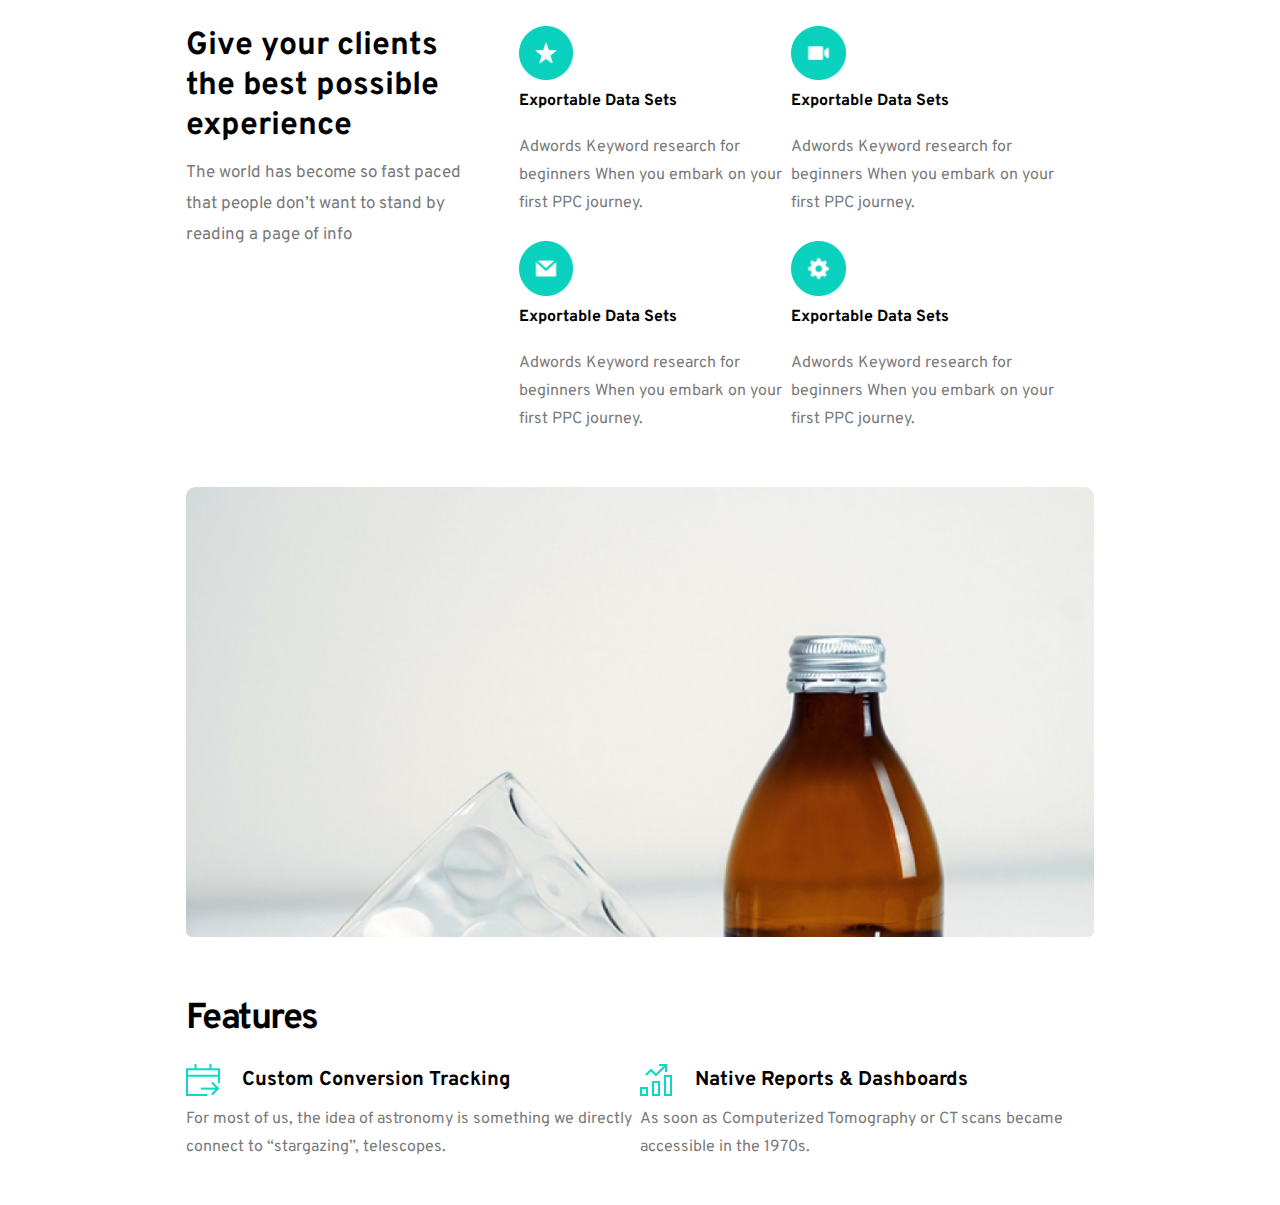
<file: module-1/week3/day2/index.html>
<!DOCTYPE html>
<html lang="en">
<head>
    <meta charset="UTF-8">
    <meta name="viewport" content="width=device-width, initial-scale=1.0">
    <title>Responsive</title>
    <link href="https://fonts.googleapis.com/css2?family=Overpass&display=swap" rel="stylesheet">
    <link rel="stylesheet" href="style.css">
</head>
<body>
    <div id="page">
        <header class="header">
            <div class="info">
                <h1 class="title">Give your clients the best possible experience</h1>
                <p class="info-text">The world has become so fast paced that people don’t want to stand by reading a page of info</p>
            </div>
            <div class="characteristics">
                <div class="characteristic">
                    <img class="char-icon" src="img/star.png"/>
                    <h4>Exportable Data Sets</h4>
                    <p>Adwords Keyword research for beginners   When you embark on your first PPC journey.</p>
                </div>
                
                <div class="characteristic">
                    <img class="char-icon" src="img/camera.png"/>
                    <h4>Exportable Data Sets</h4>
                    <p>Adwords Keyword research for beginners   When you embark on your first PPC journey.</p>
                </div>
                
                <div class="characteristic">
                    <img class="char-icon" src="img/mail.png"/>
                    <h4>Exportable Data Sets</h4>
                    <p>Adwords Keyword research for beginners   When you embark on your first PPC journey.</p>
                </div>
                
                <div class="characteristic">
                    <img class="char-icon" src="img/settings.png"/>
                    <h4>Exportable Data Sets</h4>
                <p>Adwords Keyword research for beginners   When you embark on your first PPC journey.</p>
            </div>

        </div>
        </header>
        <main class="main">
            <div class="cover-img">
                <img src="img/Img Bottle Glass.jpg" class="main-img">
            </div>
        </main>
        <section class="features">
            <h2>Features</h2>
            <article class="feature">
                <div class="feature-title">
                    <img src="img/calendar.png" class="feature-icon">
                    <h5 class="feature-name">Custom Conversion Tracking</h5>
                </div>
                <p>For most of us, the idea of astronomy is something we directly connect to “stargazing”, telescopes.</p>
            </article>
            <article class="feature">
                <div class="feature-title">
                    <img src="img/stonks.png" data-idk="stonks lmao"class="feature-icon">
                    <h5 class="feature-name">Native Reports & Dashboards</h5>
                </div>
                <p>As soon as Computerized Tomography or CT scans became accessible in the 1970s.</p>
            </article>
        </section>
    </div>
</body>
</html>
</file>
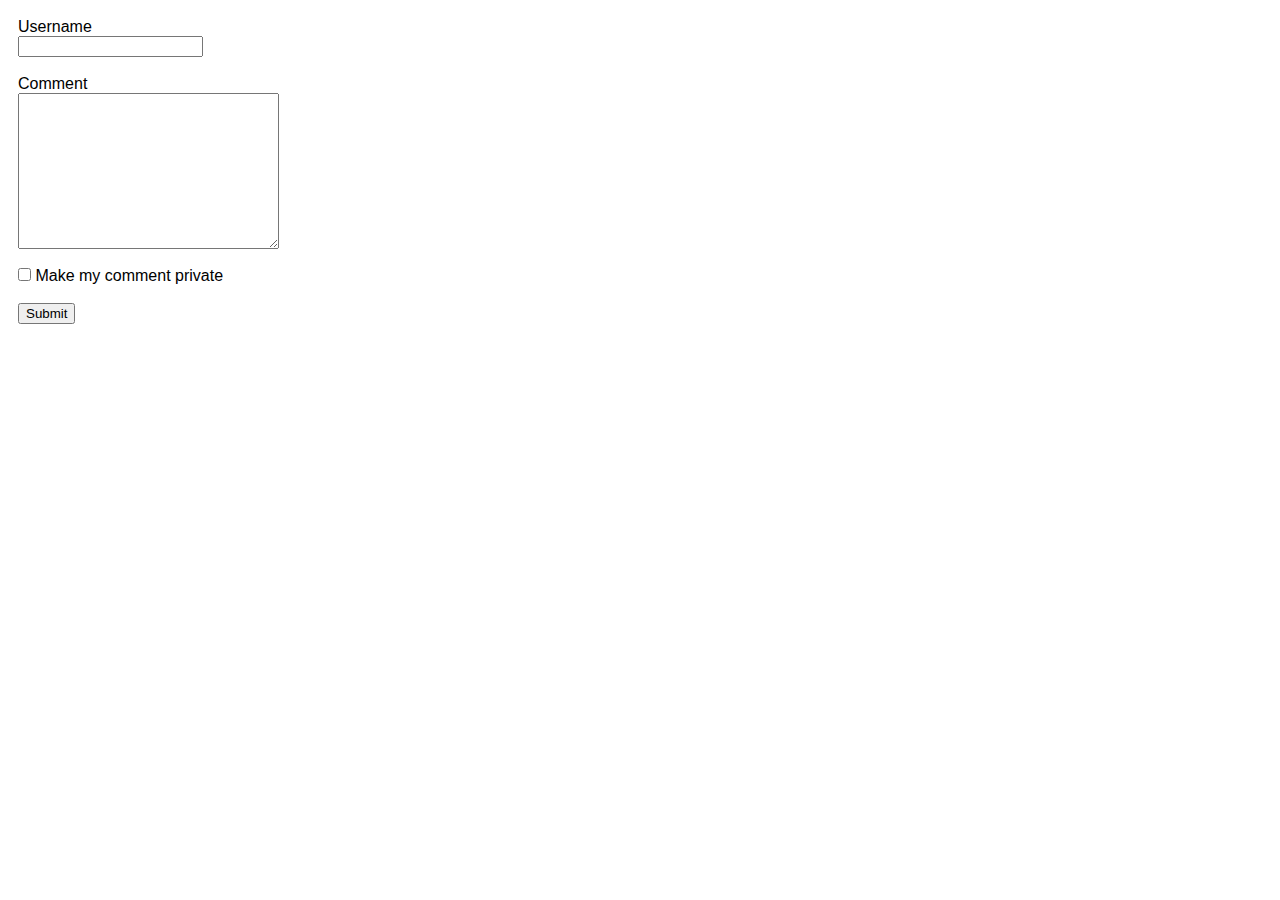
<file: module-1/week2/day2/comment-form/index.html>
<html>

    <link rel="stylesheet" href="css/style.css">

    <form>
        <div class="form-group">
            <label for="username">Username</label>
            <input type="text" name="username" id="username" required>
        </div>
        
        <div class="form-group">
            <label for="comment">Comment</label>
            <textarea name="comment" id="comment" cols="30" rows="10" required></textarea>
        </div>            

        <div class="form-group">
            <label for="private">
                <input type="checkbox" name="private" id="private">   
                Make my comment private
            </label>
        </div>
        
        <div class="form-group">
            <input type="submit" value="Submit">
        </div>

    </form>

</html>
</file>
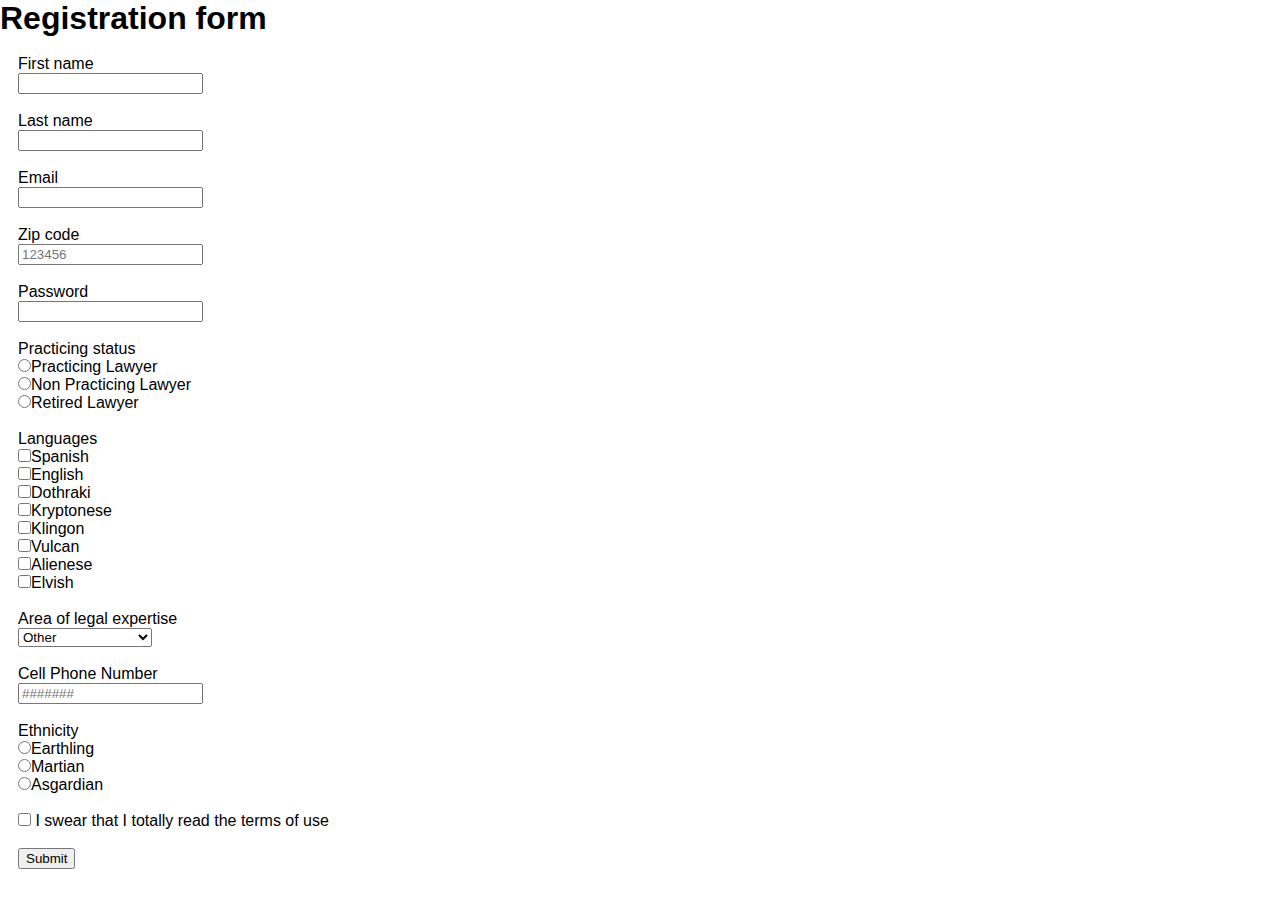
<file: module-1/week2/day2/registration-form/index.html>
<html>

    <link rel="stylesheet" href="css/style.css">
    <h1>Registration form</h1>
    <form>
        <div class="form-group">
            <label for="firstname">First name</label>
            <input type="text" name="firstname" id="firstname" required>
        </div>

        <div class="form-group">
            <label for="lastname">Last name</label>
            <input type="text" name="lastname" id="lastname" required>
        </div>

        <div class="form-group">
            <label for="email">Email</label>
            <input type="email" name="email" id="email" required>
        </div>

        <div class="form-group">
            <label for="zipcode">Zip code</label>
            <input type="text" name="zipcode" id="zipcode" 
            placeholder="123456"  pattern="[0-9]{6}" required>
        </div>
        
        <div class="form-group">
            <label for="pwd">Password</label>
            <input type="password" name="pwd" id="pwd" required>
        </div>

        <div class="form-group">
            <p>Practicing status</p>
            <label for="status-0">
                <input type="radio" name="status" value="0" id="status-0"/>Practicing Lawyer
            </label>
                <label for="status-1">
            <input type="radio" name="status" value="1" id="status-1">Non Practicing Lawyer
            </label>
                <label for="status-2">
            <input type="radio" name="status" value="2" id="status-2">Retired Lawyer
            </label>
            </select>
        </div>

        <div class="form-group">
            <p>Languages</p>
            <label>
                <input type="checkbox" name="language" value="en"/>Spanish
            </label>
                <label>
            <input type="checkbox" name="language" value="es">English
            </label>
            <label>
                <input type="checkbox" name="language" value="do">Dothraki
            </label>
            <label>
                <input type="checkbox" name="language" value="ky">Kryptonese 
            </label>
            <label>
                <input type="checkbox" name="language" value="kl">Klingon 
            </label>
            <label>
                <input type="checkbox" name="language" value="vu">Vulcan 
            </label>
            <label>
                <input type="checkbox" name="language" value="ali">Alienese  
            </label>
            <label>
                <input type="checkbox" name="language" value="el">Elvish  
            </label>
            </select>
        </div>

        <div class="form-group">
            <label for="status">Area of legal expertise</label>
            <select name="status" id="status">
                <option value="0">Antitrust</option>
                <option value="1"> Civil Rights</option>
                <option value="2">Immigration</option>
                <option value="3">Memes</option>
                <option value="4">Gaming</option>
                <option value="5">Pretending to work</option>
                <option value="6" selected>Other</option>
            </select>
        </div>
        <div class="form-group">
            <label for="phone">Cell Phone Number </label>
            <input type="tel" name="phone" id="pone" pattern="[0-9]{9}" 
            title="Phone number must be exactly 9 digits"
            placeholder="#######">
        </div>

        <div class="form-group">
            <p>Ethnicity </p>
            <label>
                <input type="radio" name="ethnivity" value="0"required>Earthling
            </label>
                <label>
            <input type="radio" name="ethnivity" value="1"required>Martian
            </label>
                <label>
            <input type="radio" name="ethnivity" value="2"required>Asgardian
            </label>
            </select>
        </div>

        <div class="form-group">
            <label for="private">
                <input type="checkbox" name="private" id="private">   
                I swear that I totally read the terms of use 
            </label>
        </div>
        
        <div class="form-group">
            <input type="submit" value="Submit">
        </div>

    </form>

</html>
</file>
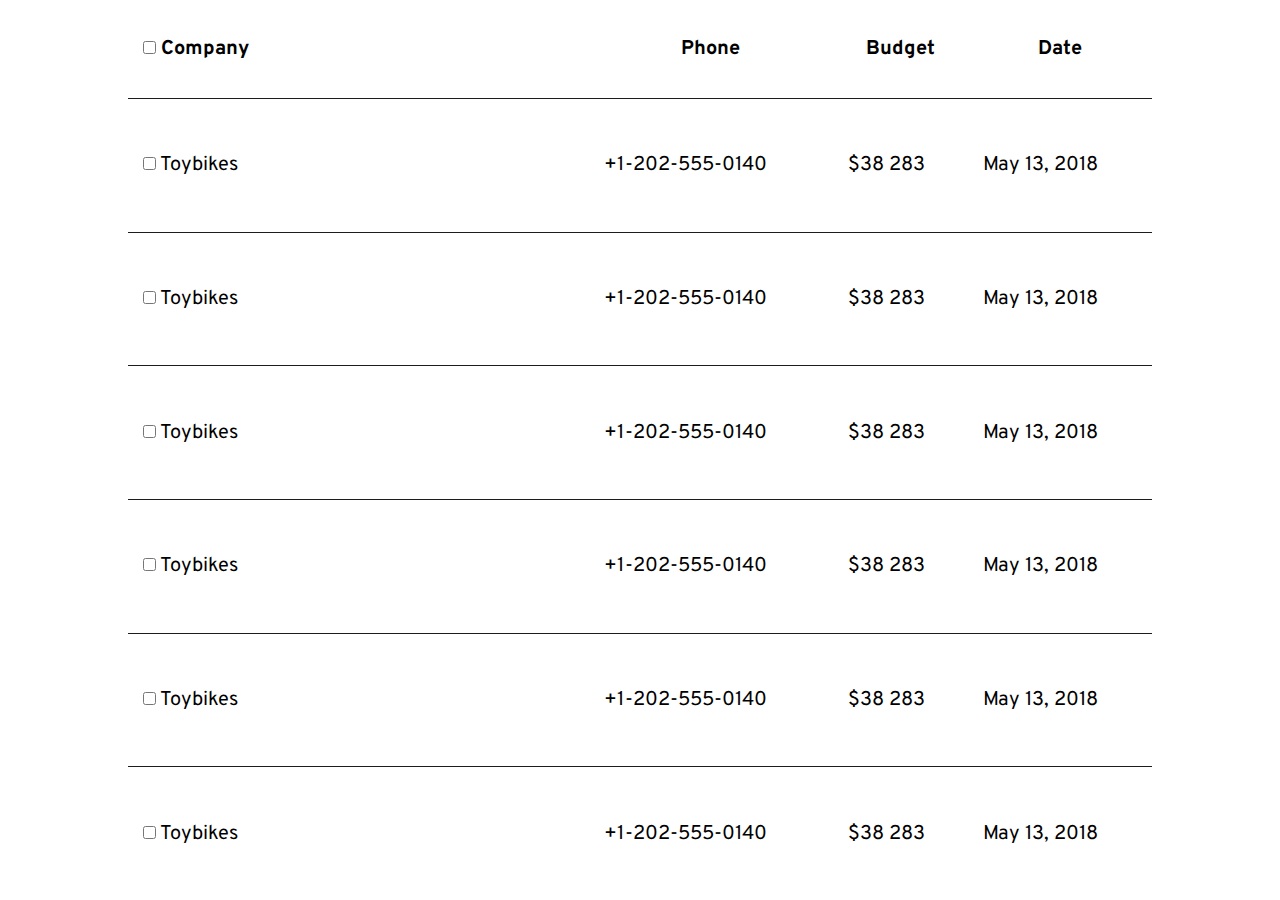
<file: module-1/week2/day2/styled-table/index.html>
<html>

    <link href="https://fonts.googleapis.com/css?family=Overpass&display=swap" rel="stylesheet">
    <link rel="stylesheet" href="style.css">


    <table>
        <thead>
            <tr>
                <th scope="col" colspan="3" width="45%">
                    <input type="checkbox">
                    Company
                    </th>
                <th>Phone</th>
                <th>Budget</th>
                <th>Date</th>
            </tr>
        </thead>
        <tbody>
            <tr>
                <td scope="col" colspan="3" >
                    <input type="checkbox">
                    Toybikes
                </td>
                <td>+1-202-555-0140</td>
                <td>$38 283</td>
                <td>May 13,  2018</td>
            </tr>
            <tr>
                <td scope="col" colspan="3" >
                    <input type="checkbox">
                    Toybikes
                </td>
                <td>+1-202-555-0140</td>
                <td>$38 283</td>
                <td>May 13,  2018</td>
            </tr>
            <tr>
                <td scope="col" colspan="3" >
                    <input type="checkbox">
                    Toybikes
                </td>
                <td>+1-202-555-0140</td>
                <td>$38 283</td>
                <td>May 13,  2018</td>
            </tr>
            <tr>
                <td scope="col" colspan="3" >
                    <input type="checkbox">
                    Toybikes
                </td>
                <td>+1-202-555-0140</td>
                <td>$38 283</td>
                <td>May 13,  2018</td>
            </tr>
            <tr>
                <td scope="col" colspan="3" >
                    <input type="checkbox">
                    Toybikes
                </td>
                <td>+1-202-555-0140</td>
                <td>$38 283</td>
                <td>May 13,  2018</td>
            </tr>
            <tr>
                <td scope="col" colspan="3" >
                    <input type="checkbox">
                    Toybikes
                </td>
                <td>+1-202-555-0140</td>
                <td>$38 283</td>
                <td>May 13,  2018</td>
            </tr>
        </tbody>
    </table>

</html>
</file>
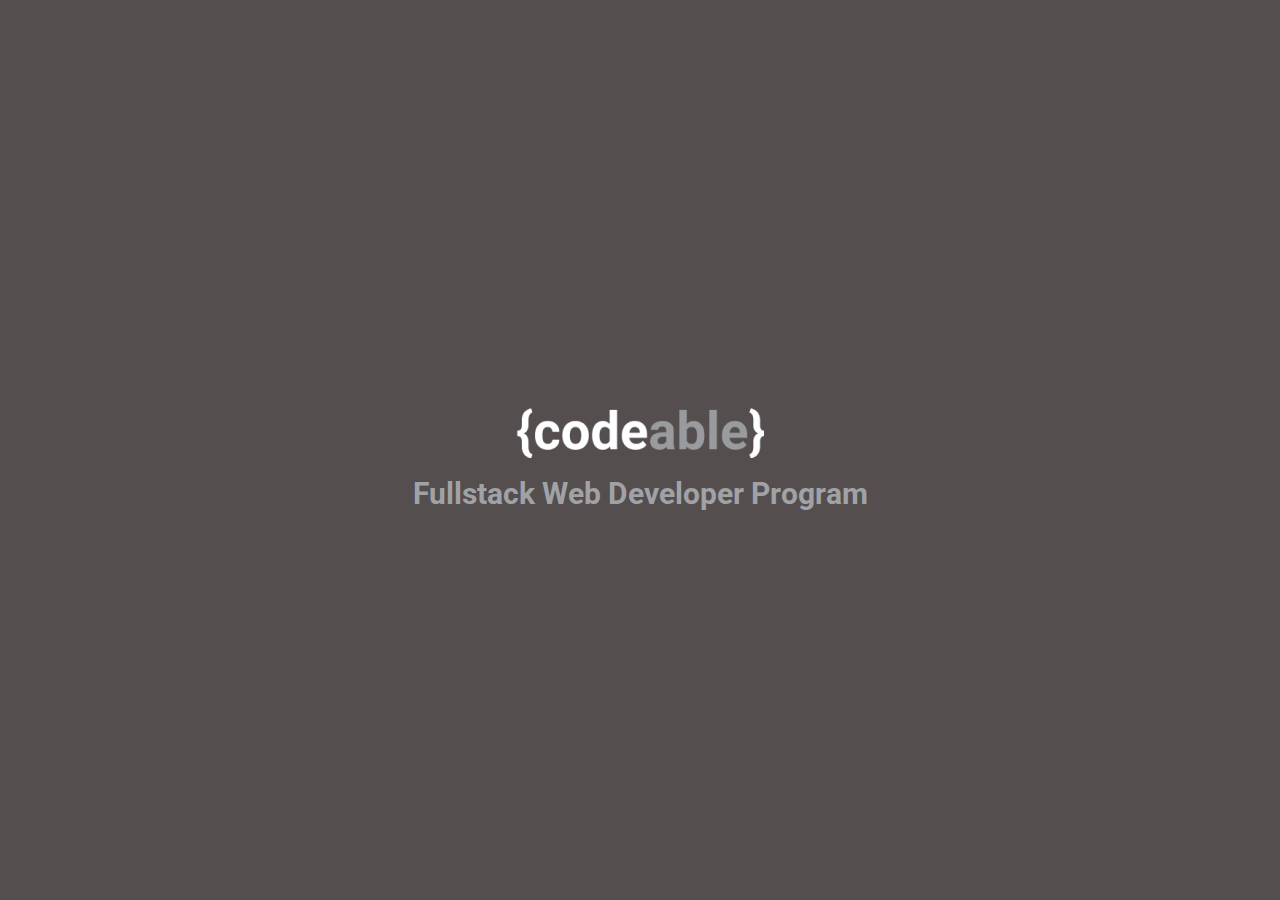
<file: module-1/week2/day4/codeable-landing/index.html>
<html>

    <link href="https://fonts.googleapis.com/css?family=Roboto&display=swap" rel="stylesheet">
    <link rel="stylesheet" href="assets/css/style.css">

    <div class="content">
        <img src="assets/img/logo.png"/>
        <p class="subtitle">Fullstack Web Developer Program</p>
    </div>

</html>
</file>
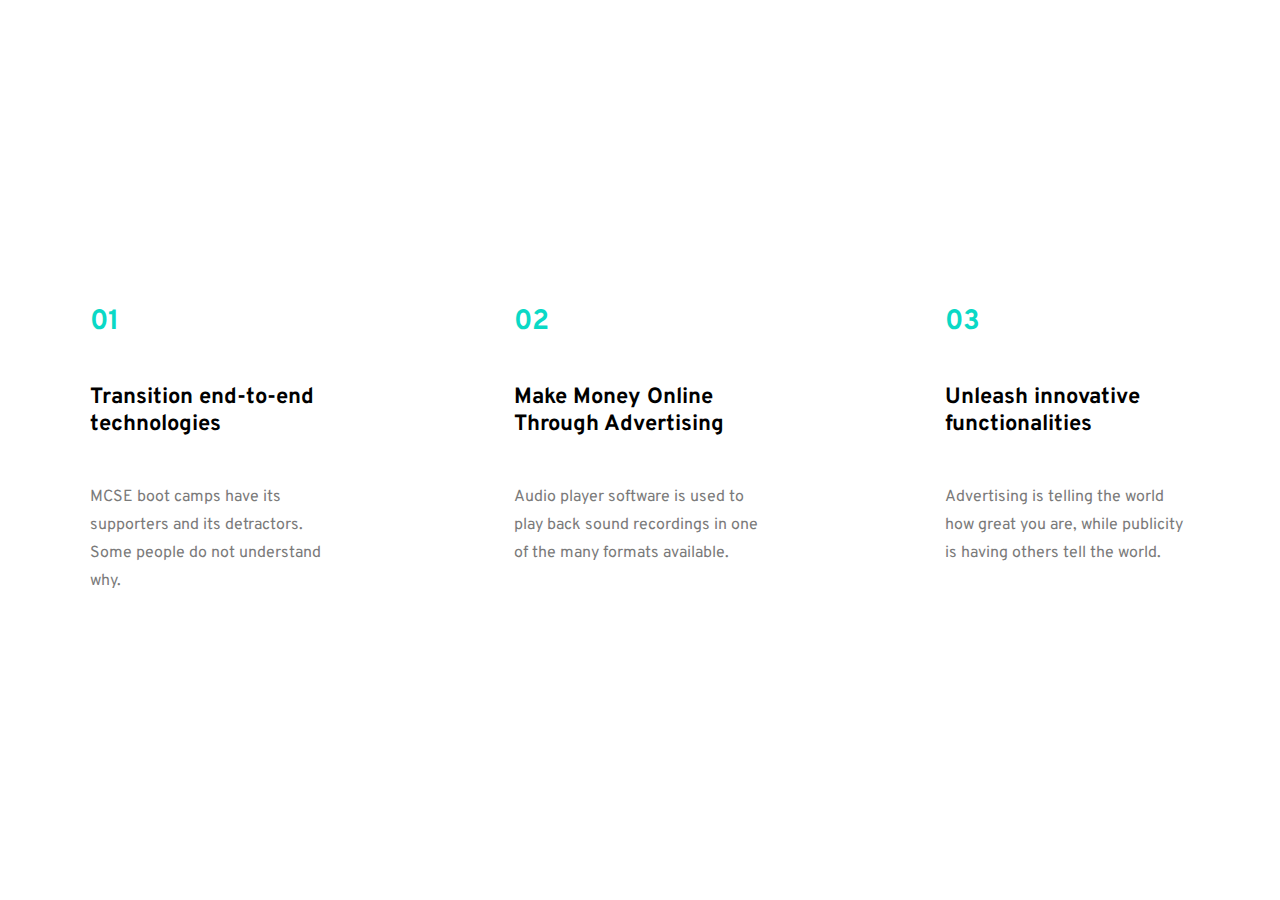
<file: module-1/week2/day4/features/index.html>
<html>

    <link href="https://fonts.googleapis.com/css?family=Overpass&display=swap" rel="stylesheet">
    <link rel="stylesheet" href="assets/css/style.css">

    <section class="features">

        <article class="feature">
            <h3>01</h3>
            <h2 class="title">Transition end-to-end technologies</h2>
            <p>MCSE boot camps have its supporters and its detractors. Some people do not understand why.</p>
        </article>

        <article class="feature">
            <h3>02</h3>
            <h2 class="title">Make Money Online Through Advertising</h2>
            <p>Audio player software is used to play back sound recordings in one of the many formats available.</p>
        </article>

        <article class="feature">
            <h3>03</h3>
            <h2 class="title">Unleash innovative functionalities</h2>
            <p>Advertising is telling the world how great you are, while publicity is having others tell the world.</p>
        </article>

    </section>

</html>
</file>
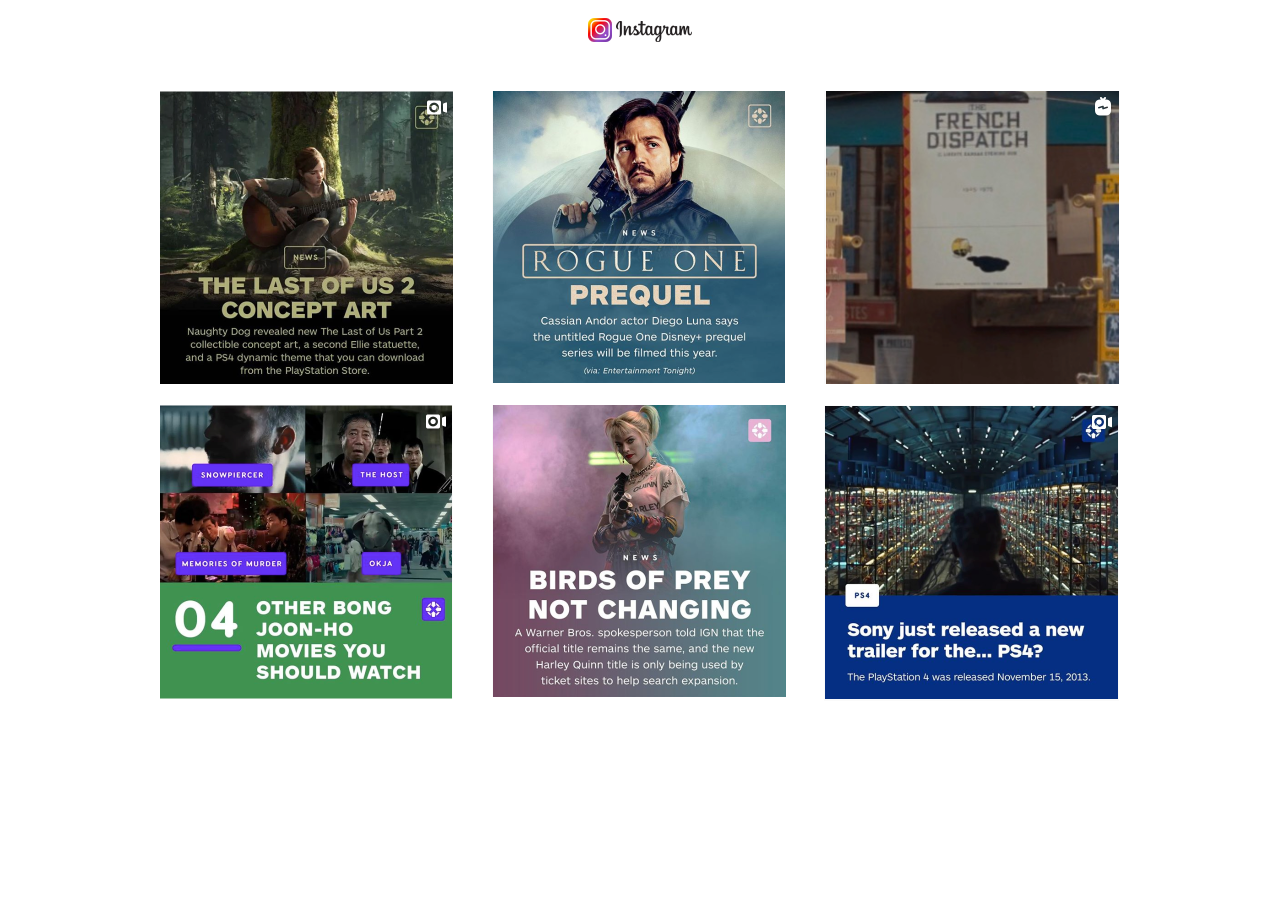
<file: module-1/week2/day4/instagram-gallery-v1/index.html>
<html>

    <link rel="stylesheet" href="assets/css/style.css">

    <header>
        <div class="logo">
           <img src="assets/img/logo/image 1.png" alt="">
           <img src="assets/img/logo/image 2.png" alt="">
        </div>
    </header>

    <main>

        <div class="gallery">
            <div class="photo">
                <img src="./assets/img/1.png" alt="">
            </div>

            <div class="photo">
                <img src="./assets/img/2.png" alt="">
            </div>

            <div class="photo">
                <img src="./assets/img/3.png" alt="">
            </div>

            <div class="photo">
                <img src="./assets/img/4.png" alt="">
            </div>

            <div class="photo">
                <img src="./assets/img/5.png" alt="">
            </div>

            <div class="photo">
                <img src="./assets/img/6.png" alt="">
            </div>
        </div>
    </main>

</html>
</file>
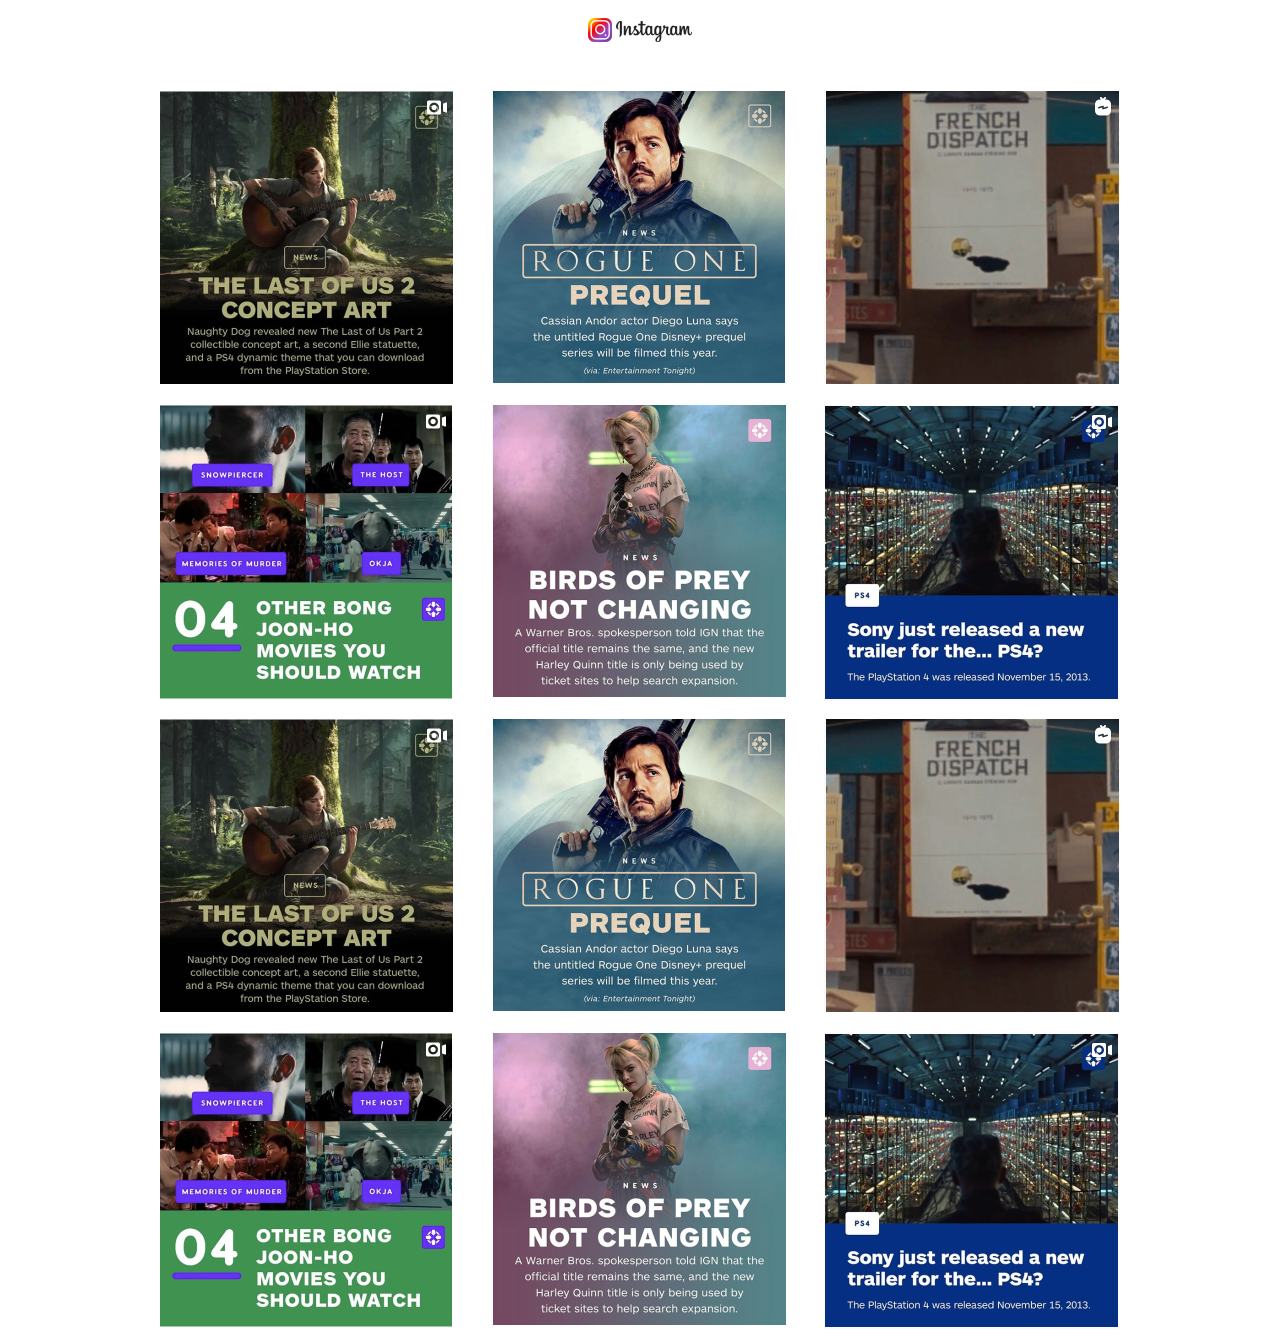
<file: module-1/week2/day4/instagram-gallery-v2/index.html>
<html>

    <link rel="stylesheet" href="assets/css/style.css">

    <header>
        <div class="logo">
           <img src="assets/img/logo/image 1.png" alt="">
           <img src="assets/img/logo/image 2.png" alt="">
        </div>
    </header>

    <main>

        <div class="gallery">
            <div class="photo">
                <img src="./assets/img/1.png" alt="">
            </div>

            <div class="photo">
                <img src="./assets/img/2.png" alt="">
            </div>

            <div class="photo">
                <img src="./assets/img/3.png" alt="">
            </div>

            <div class="photo">
                <img src="./assets/img/4.png" alt="">
            </div>

            <div class="photo">
                <img src="./assets/img/5.png" alt="">
            </div>

            <div class="photo">
                <img src="./assets/img/6.png" alt="">
            </div>

            <div class="photo">
                <img src="./assets/img/1.png" alt="">
            </div>

            <div class="photo">
                <img src="./assets/img/2.png" alt="">
            </div>

            <div class="photo">
                <img src="./assets/img/3.png" alt="">
            </div>

            <div class="photo">
                <img src="./assets/img/4.png" alt="">
            </div>

            <div class="photo">
                <img src="./assets/img/5.png" alt="">
            </div>

            <div class="photo">
                <img src="./assets/img/6.png" alt="">
            </div>
           
        </div>
    </main>

</html>
</file>
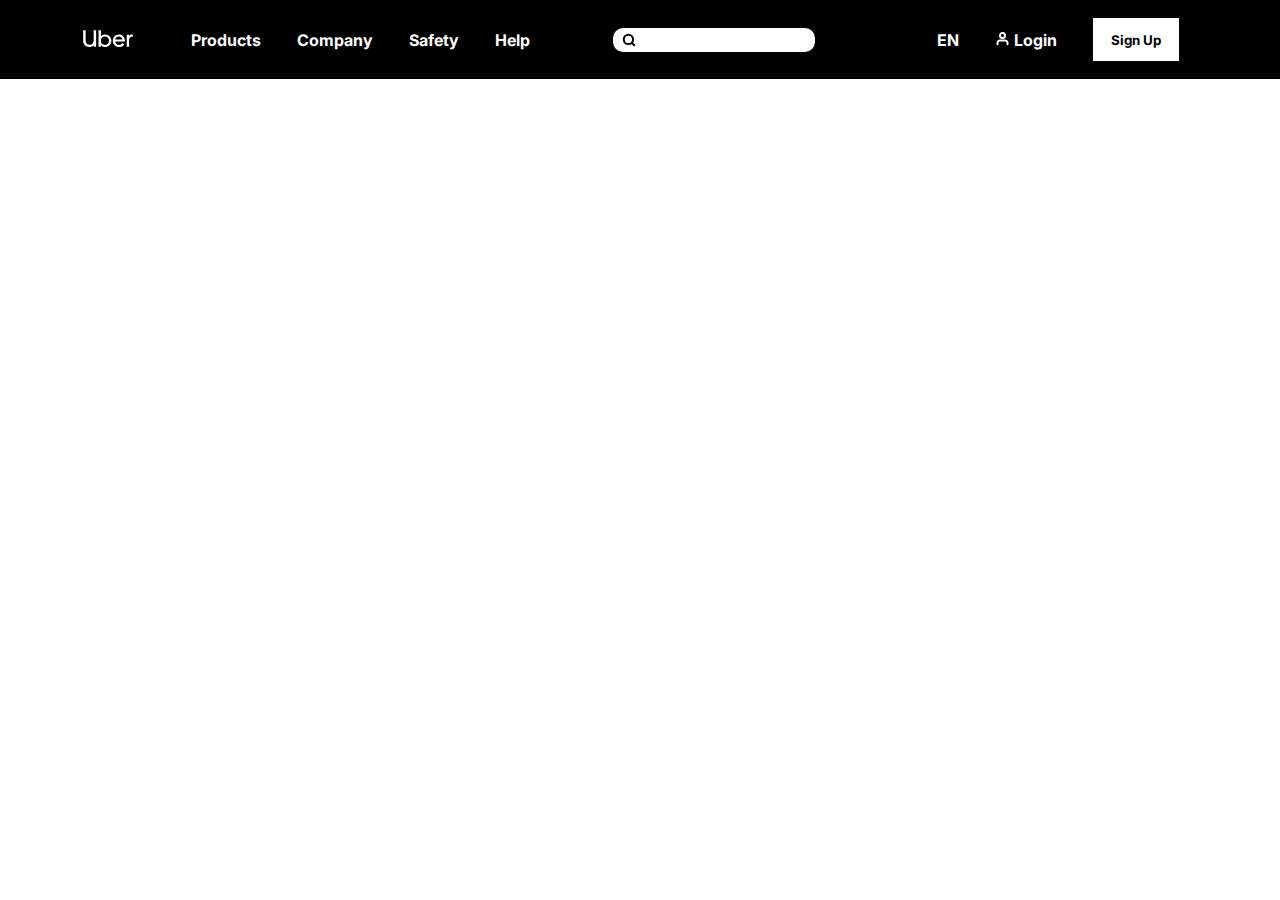
<file: module-1/week2/day4/navbar/index.html>
<html>

    <link href="https://fonts.googleapis.com/css?family=Inter&display=swap" rel="stylesheet">
    <link rel="stylesheet" href="assets/css/style.css">

    <nav>
        <div class="brand">
            <span class="nav-brand">
                <svg width="50" height="18" viewBox="0 0 50 18" fill="none" xmlns="http://www.w3.org/2000/svg">
                    <path d="M2.62593 10.3778C2.62593 13.0409 4.3558 14.7614 6.64671 14.7614C8.91424 14.7614 10.6675 12.9938 10.6675 10.3778V0.196411H13.122V16.694H10.6909V15.162C9.59216 16.3169 8.07268 16.9768 6.36619 16.9768C2.8597 16.9768 0.171387 14.4079 0.171387 10.5192V0.196411H2.62593V10.3778ZM15.5298 16.694V0.196411H17.8909V6.20623C18.4415 5.63764 19.0997 5.18616 19.8265 4.8785C20.5532 4.57084 21.3338 4.41326 22.122 4.41507C25.6285 4.41507 28.387 7.21965 28.387 10.7077C28.387 14.1722 25.6285 16.9768 22.122 16.9768C20.4623 16.9768 18.9428 16.2933 17.8675 15.1856V16.694H15.5298ZM17.8441 10.7077C17.8441 13.0174 19.6675 14.8792 21.9584 14.8792C24.2026 14.8792 26.0493 13.0174 26.0493 10.7077C26.0493 8.37448 24.2026 6.53618 21.9584 6.53618C19.6909 6.53618 17.8441 8.37448 17.8441 10.7077ZM29.7896 10.6841C29.7896 7.29036 32.4311 4.43864 35.9142 4.43864C39.3506 4.43864 41.8753 7.10181 41.8753 10.6841V11.4619H32.174C32.5013 13.418 34.1142 14.8792 36.1246 14.8792C37.5038 14.8792 38.6727 14.3136 39.561 13.1116L41.2675 14.3843C40.0753 15.9869 38.2987 16.9532 36.1246 16.9532C32.548 16.9532 29.7896 14.2665 29.7896 10.6841ZM35.8675 6.51261C34.1142 6.51261 32.6415 7.73815 32.2207 9.57644H39.4909C39.0935 7.73815 37.6207 6.51261 35.8675 6.51261ZM49.7298 6.79543H48.748C47.2051 6.79543 46.0831 7.99739 46.0831 9.85926V16.694H43.722V4.67432H46.0597V6.15909C46.6441 5.19281 47.6026 4.58004 48.9116 4.58004H49.7298V6.79543Z" fill="white"/>
                </svg>
                    
            </span>
            <ul class="navlist">
                <li class="nav-item">Products</li>
                <li class="nav-item">Company</li>
                <li class="nav-item">Safety</li>                
                <li class="nav-item">Help</li>                
            </ul>
        </div>

        <div class="search">
            <div class="search-query">
                <svg width="14" height="14" viewBox="0 0 14 14" fill="none" xmlns="http://www.w3.org/2000/svg">
                    <g clip-path="url(#clip0)">
                    <path d="M6.41667 11.0833C8.994 11.0833 11.0833 8.994 11.0833 6.41667C11.0833 3.83934 8.994 1.75 6.41667 1.75C3.83934 1.75 1.75 3.83934 1.75 6.41667C1.75 8.994 3.83934 11.0833 6.41667 11.0833Z" stroke="black" stroke-width="2" stroke-linecap="round" stroke-linejoin="round"/>
                    <path d="M12.2499 12.25L9.7124 9.71252" stroke="black" stroke-width="2" stroke-linecap="round" stroke-linejoin="round"/>
                    </g>
                    <defs>
                    <clipPath id="clip0">
                    <rect width="14" height="14" fill="white"/>
                    </clipPath>
                    </defs>
                </svg>
            </div>
        </div>

        <div class="right">
            <ul class="navlist">
                <li class="nav-item">EN</li>
                <li class="nav-item">
                    <svg width="15" height="15" viewBox="0 0 15 15" fill="none" xmlns="http://www.w3.org/2000/svg">
                        <path d="M12.5 13.125V11.875C12.5 11.212 12.2366 10.5761 11.7678 10.1072C11.2989 9.63839 10.663 9.375 10 9.375H5C4.33696 9.375 3.70107 9.63839 3.23223 10.1072C2.76339 10.5761 2.5 11.212 2.5 11.875V13.125" stroke="white" stroke-width="2" stroke-linecap="round" stroke-linejoin="round"/>
                        <path d="M7.5 6.875C8.88071 6.875 10 5.75571 10 4.375C10 2.99429 8.88071 1.875 7.5 1.875C6.11929 1.875 5 2.99429 5 4.375C5 5.75571 6.11929 6.875 7.5 6.875Z" stroke="white" stroke-width="2" stroke-linecap="round" stroke-linejoin="round"/>
                    </svg>
                        
                    Login
                </li>
                <li class="nav-item"><button class="btn">Sign Up</button></li>                
            </ul>            
        </div>
    </nav>

</html>
</file>
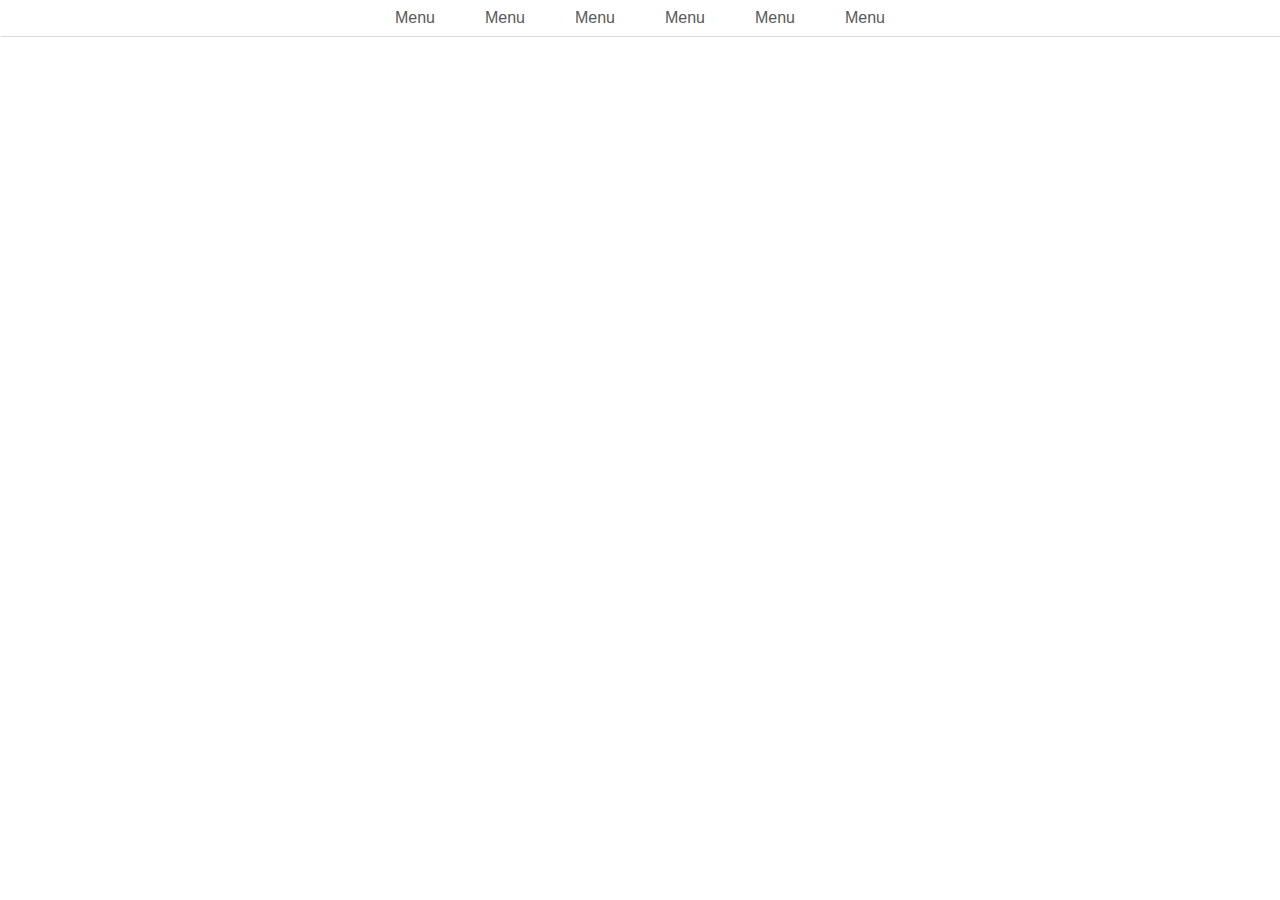
<file: module-1/week3/day4/dropdown-menu/index.html>
<!DOCTYPE html>
<html lang="en">
<head>
    <meta charset="UTF-8">
    <meta name="viewport" content="width=device-width, initial-scale=1.0">
    <title>Dropdown Menu</title>
    <link rel="stylesheet" href="style.css">
</head>
<body>
    <header>

        <nav class="nav">
            <div class="menu-item">
                Menu
            </div>
 
            <div class="menu-item">
                Menu
            </div>

            <div class="menu-item">
                Menu
            </div>

            <div class="menu-item">
                Menu
            </div>

            <div class="menu-item-active">
                Menu
                <div class="menu-dropdown-active">
                    <ul class="dropdown-items">
                        <li class="dropdown-item">Option 1</li>
                        <li class="dropdown-item">Option 2</li>
                        <li class="dropdown-item">Option 3</li>
                        <li class="dropdown-item">Option 4</li>
                    </ul>
                </div>
            </div>

            <div class="menu-item">
                Menu
            </div>
            
        </nav>
    </header>
</body>
</html>
</file>
<file: module-1/week3/day2/style.css>
* {
    margin: 0;
    padding: 0;
    box-sizing: border-box;
    transition: 300ms;
    font-family: 'Overpass', sans-serif;
  }

#page {
    display: grid;
    grid-template-columns: repeat(4, 1fr);
    grid-auto-rows: minmax(100px, auto);
    max-width: 960px;
    margin: 0 auto;
    padding: 5%;
    text-align: center;
    grid-template-areas: 
    "header header header header"
    "features features features features"
    "main main main main";
}

p {
    font-size: 16px;
    line-height: 175%;
    color: #7A7A7A;
}

h2 {
    font-weight: bold;
    font-size: 36px;
    line-height: 36px;
    /* or 100% */

    letter-spacing: -1.5px;
}

.info-text {
    font-size: 17px;
    line-height: 182%;
}

.header {
    padding: 5% 15%;
    grid-area: header;
    display: grid;
    grid-template-columns: 1fr;
    grid-template-rows: 1fr;
}

.characteristic {
    margin-top: 5%;
}

  .main {
      grid-area: main;
  }

.cover-img {
    overflow: hidden;
    height: 100%;
    border-radius: 6px;
}

.cover-img img{
    width: 100%;
}

.features * { 
    margin-top: 2%;
}

.features {
    grid-area: features;
    margin-top: 5%;
}

.feature p, h5 {
    text-align: start;
}

.feature h5 {
    font-weight: bold;
    font-size: 20px ;
    line-height: 160%;
}

.feature-title{
    display: flex;
}

.feature-title img{
    margin-right: 5%;
}

/* Tablet Styles */
@media only screen and (min-width: 769px) and (max-width: 1440px) {
  
    #page {
        padding: 2%;
        grid-template-areas: 
        "header header header header"
        "header header header header"
        "main main main main"
        "features features features features";
        text-align: start;
    }

    .header {
        padding: 0;
        grid-template-columns: repeat(3, 1fr);
        grid-auto-rows: minmax(100px, auto);
        grid-template-areas: 
            "info char char"
            ". char char"
        ;
    }

    .info {
        grid-area: info;
    }

    .characteristics {
        margin: 0 5% 5% 5%;
        grid-area: char;
        display: grid;
        grid-template-columns: 1fr 1fr;
        grid-template-rows: 1fr 1fr; 
    }

    .characteristic h4, p { 
        margin: 4% 0;
    }

    .characteristic {
        margin-top: 0;
        margin-bottom: 5%;
        display: flex;
        flex-flow: column;
    }

    .char-icon {
        width: 20%;
    }   

    .cover-img {
        height: 450px;
    }

    .features {
        display: grid;
        grid-template-columns: 1fr 1fr;
        grid-template-rows: 0.3fr 1fr;
        grid-template-areas: 
        "title title"
        "feature feature"
        ;
    }

    .features h2 {
        grid-area: title;
    }

}

/* Desktop Styles */
@media only screen and (min-width: 1441px) {

    #page {
        padding: 2%;
        grid-template-areas: 
        "header header header header"
        "header header header header"
        "main main features features ";
        text-align: start;
    }

    .header {
        padding: 0;
        grid-template-columns: repeat(3, 1fr);
        grid-auto-rows: minmax(100px, auto);
        grid-template-areas: 
            "info char char"
            ". char char"
        ;
    }

    .info {
        grid-area: info;
    }

    .characteristics {
        margin: 0 5% 5% 5%;
        grid-area: char;
        display: grid;
        grid-template-columns: 1fr 1fr;
        grid-template-rows: 1fr 1fr; 
    }

    .characteristic h4, p { 
        margin: 4% 0;
    }

    .characteristic {
        margin-top: 0;
        margin-bottom: 5%;
        display: flex;
        flex-flow: column;
    }

    .char-icon {
        width: 20%;
    }   

    .cover-img {
        height: 450px;
    }

    .features {
        display: flex;
        margin: 10%;
        flex-flow: column;
    }

    .feature-title{
        display: flex;
        flex-wrap: nowrap;
    }
    
    .feature-title img{
        margin-right: 5%;
    }
    

}
</file>
<file: module-1/week2/day2/comment-form/css/style.css>
* {
    margin: 0;
    font-family: Arial, Helvetica, sans-serif;
    box-sizing: border-box;
}

label {
    display: block;
}

.form-group {
    margin: 2vh;
}
</file>
<file: module-1/week2/day2/registration-form/css/style.css>
* {
    margin: 0;
    font-family: Arial, Helvetica, sans-serif;
    box-sizing: border-box;
}

label {
    display: block;
}

.form-group {
    margin: 2vh;
}
</file>
<file: module-1/week2/day2/styled-table/style.css>
* {
    margin: 0;
    box-sizing: border-box;
    font-family: Overpass, sans-serif;
}

body {
    display: flex;
    justify-content: center;
}

table {
    border-collapse: collapse;
    font-size: 20px;
    width: 80%;
}
 
th:first-child {
    text-align: left;
}

th {
    border-top: 0 !important;
}

th, td {
    border-top: 1px solid #1C1C1C;
    padding: 4vh 15px;
}
</file>
<file: module-1/week2/day4/codeable-landing/assets/css/style.css>
* {
    margin: 0;
    background: #544e4e;
}

body {
    display: flex;
    justify-content: center;
    align-items: center;
    align-content: center;
}

.content {
    display: flex;
    flex-flow: column;
}

.content img {
    display: flex;
    align-self: center;
    margin: 2vh;
}

.subtitle {
    font-family: Roboto, sans-serif;
    color: #A0A2A6;
    font-size: 30px;
    font-weight: bold;
}
</file>
<file: module-1/week2/day4/features/assets/css/style.css>
* {
    margin: 0;
    font-family: 'Overpass', sans-serif;
}

body {
    display: flex;
    align-items: center;
}

.features {
    display: flex;
    flex-flow: row;
}

.feature {
    font-weight: bold;
    margin: 10vh;
}

.title{
    font-size: 22px;
    margin: 5vh 0;
}
.feature h3 {
    color: #0AD9C6;
    font-size: 28px;
    line-height: 34px;
}

.feature p {
    font-weight: normal;
    font-size: 16px;
    color: #7A7A7A;
    line-height: 28px;
}
</file>
<file: module-1/week2/day4/instagram-gallery-v1/assets/css/style.css>
* { 
    margin: 0;
}


header {
    display: flex;
    justify-content: space-evenly;
    padding: 2vh;
    margin-bottom: 2vh;
}


main {
    display: flex;
    justify-content: space-evenly;
    align-items: center;
}

.gallery {
    display: grid;
    grid-template: 1fr 1fr / 1.5fr 1.5fr 1.5fr;
}

.photo {
    margin: 1vh 2vh;
}
</file>
<file: module-1/week2/day4/instagram-gallery-v2/assets/css/style.css>
* { 
    margin: 0;
}


header {
    display: flex;
    justify-content: space-evenly;
    padding: 2vh;
    margin-bottom: 2vh;
}


main {
    display: flex;
    justify-content: space-evenly;
    align-items: center;
}

.gallery {
    display: grid;
    grid-auto-rows: 1fr;
    grid-template-columns: 1.5fr 1.5fr 1.5fr;
}

.photo {
    margin: 1vh 2vh;
}
</file>
<file: module-1/week2/day4/navbar/assets/css/style.css>
* {
    margin: 0;
    font-family: 'Inter', sans-serif;
}
.brand {
    display: flex;
    align-content: center;
}
nav {
    background: #000;
    color: #fff;
    display: flex;
    justify-content: space-evenly;
    align-items: center;
    flex-flow: row;
    padding: 2vh;
    font-weight: bold;
}

.navlist {
    display: flex; 
    list-style: none;
    align-items: center;
}

.nav-item {
    margin: 0vh 2vh;    
}

.search {
    display: flex;
    background: #fff;
    width: 184px;
    height: 24px;
    border-radius: 10px;
    align-items: center;    
    padding: 0 1vh;
}

.btn {
    border: none;
    outline: none;
    background: #fff;
    padding: 1.5vh 2vh;
    font-weight: bold;
}
</file>
<file: module-1/week3/day4/dropdown-menu/style.css>
* {
    margin: 0;
    padding: 0;
    box-sizing: border-box;
    font-family: Arial, Helvetica, sans-serif;
    color: #595959;
}

header {
    display: flex;
    justify-content: center;
    box-shadow: 1px 0px 0px .5px rgba(0, 0, 0, .3);
}

.nav {
    display: flex;
}

.menu-item, .menu-item-active {
    padding: 1vh 0vh;
    text-align: center;
    cursor: pointer;
    width: 10vh;
}

.menu-dropdown-active {
    transform-origin: 0% 0%;
    visibility: hidden;
    padding: 4px 0px;   
    border-radius: 4px;
    box-shadow: 0px 2px 2px 1px rgba(0, 0, 0, .3);
    position: absolute;
    overflow: hidden;
    max-height: 220px;
}

.menu-dropdown-active li {
    list-style: none;
    min-width: 150px;
    max-width: 200px;
    padding: 6% 2%;
    margin: 10% 0% 10% 10%;
    text-align: start;
}

.menu-item-active:hover {
    color: #1990fe;
    border-bottom: 2px #1990fe solid;
}
.menu-item-active:hover .menu-dropdown-active{
    transform: scaleY(1);
    animation: dropdown 200ms forwards;
    animation-fill-mode: forwards;
}

.menu-dropdown-active:focus-within {
    height: 120px;
    visibility: visible;
    font-size: 14;
    color: #595959;
    animation-fill-mode: forwards;
}


@keyframes dropdown {
    from {
        height: 0;
        font-size: 0;
        color: transparent;
        
    }
    to {
        top: 40px;
        height: 35vh;
        visibility: visible;
        font-size: 14;
        color: #595959;
        animation-fill-mode: forwards;
    }
}
</file>
